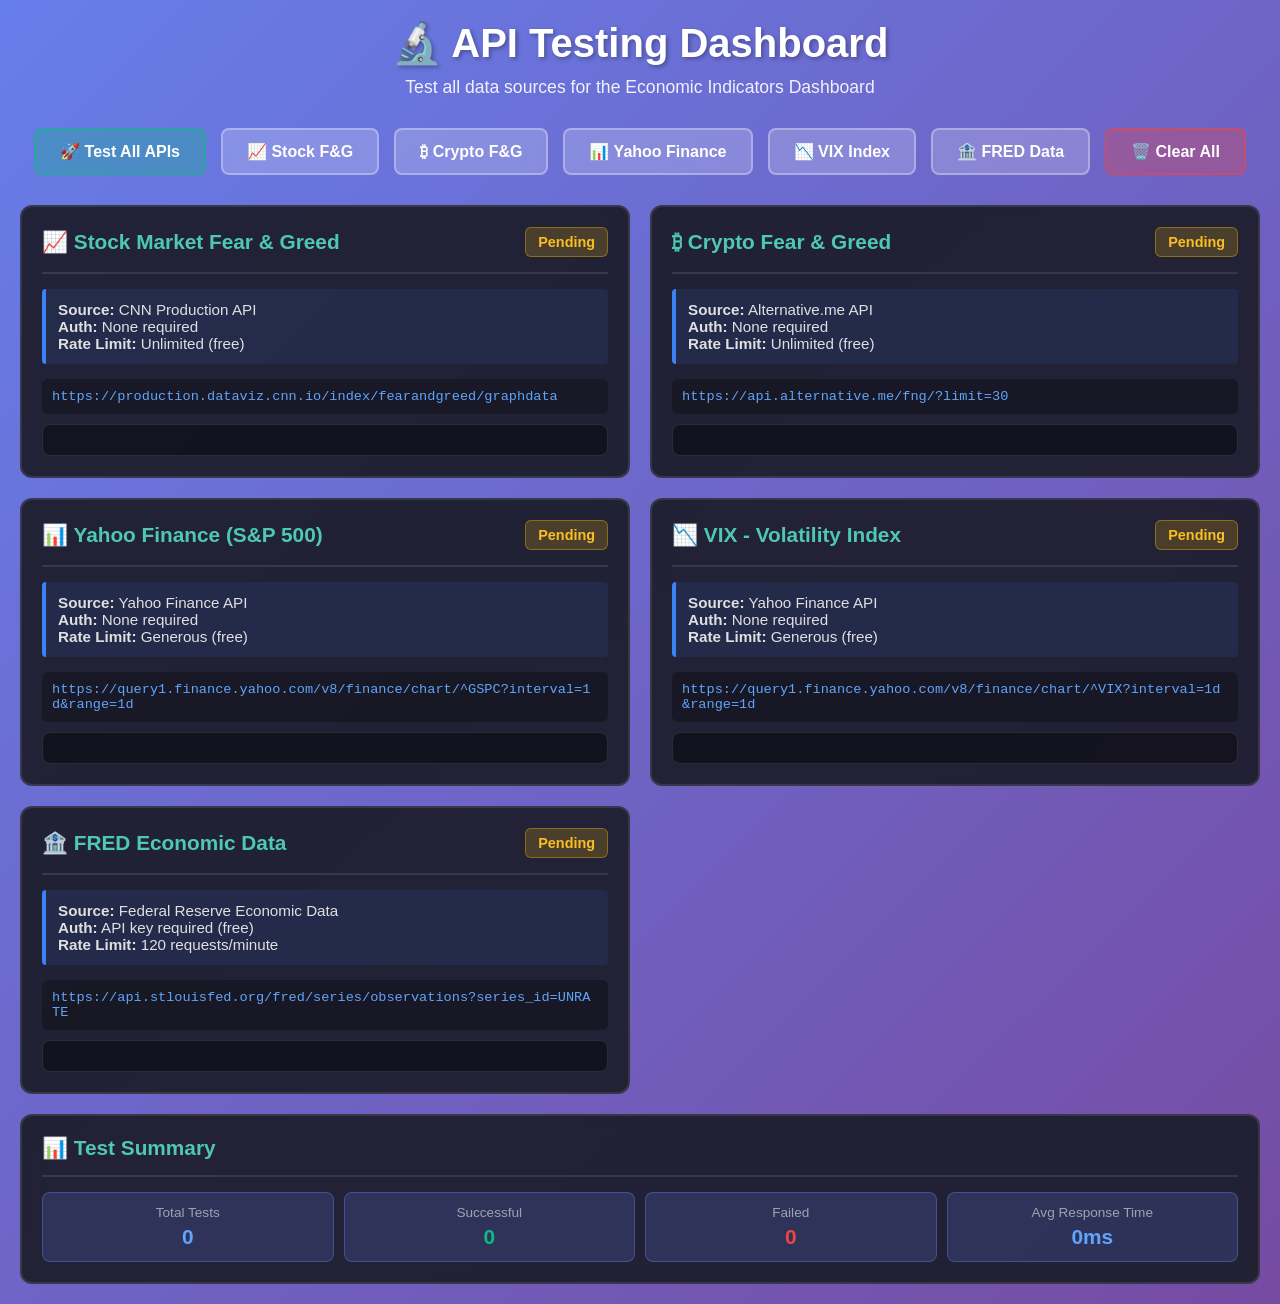
<file: test-api.html>
<!DOCTYPE html>
<html lang="en">
<head>
    <meta charset="UTF-8">
    <meta name="viewport" content="width=device-width, initial-scale=1.0">
    <title>API Testing Dashboard - Economic Indicators</title>
    <style>
        * {
            margin: 0;
            padding: 0;
            box-sizing: border-box;
        }

        body {
            font-family: 'Segoe UI', Tahoma, Geneva, Verdana, sans-serif;
            background: linear-gradient(135deg, #667eea 0%, #764ba2 100%);
            padding: 20px;
            color: #e0e0e0;
            min-height: 100vh;
        }

        .container {
            max-width: 1400px;
            margin: 0 auto;
        }

        h1 {
            text-align: center;
            color: white;
            margin-bottom: 10px;
            font-size: 2.5em;
            text-shadow: 2px 2px 4px rgba(0, 0, 0, 0.3);
        }

        .subtitle {
            text-align: center;
            color: rgba(255, 255, 255, 0.9);
            margin-bottom: 30px;
            font-size: 1.1em;
        }

        .controls {
            display: flex;
            justify-content: center;
            gap: 15px;
            margin-bottom: 30px;
            flex-wrap: wrap;
        }

        .btn {
            background: rgba(255, 255, 255, 0.2);
            border: 2px solid rgba(255, 255, 255, 0.3);
            color: white;
            padding: 12px 24px;
            border-radius: 8px;
            cursor: pointer;
            font-size: 1em;
            font-weight: 600;
            transition: all 0.3s ease;
            backdrop-filter: blur(10px);
        }

        .btn:hover {
            background: rgba(255, 255, 255, 0.3);
            border-color: rgba(255, 255, 255, 0.5);
            transform: translateY(-2px);
            box-shadow: 0 4px 12px rgba(0, 0, 0, 0.2);
        }

        .btn:active {
            transform: translateY(0);
        }

        .btn.success {
            background: rgba(16, 185, 129, 0.3);
            border-color: rgba(16, 185, 129, 0.5);
        }

        .btn.danger {
            background: rgba(239, 68, 68, 0.3);
            border-color: rgba(239, 68, 68, 0.5);
        }

        .test-grid {
            display: grid;
            grid-template-columns: repeat(auto-fit, minmax(600px, 1fr));
            gap: 20px;
            margin-bottom: 20px;
        }

        .test-section {
            background: rgba(30, 30, 46, 0.95);
            border: 2px solid rgba(255, 255, 255, 0.1);
            border-radius: 12px;
            padding: 20px;
            backdrop-filter: blur(10px);
        }

        .test-header {
            display: flex;
            justify-content: space-between;
            align-items: center;
            margin-bottom: 15px;
            padding-bottom: 15px;
            border-bottom: 2px solid rgba(255, 255, 255, 0.1);
        }

        .test-title {
            font-size: 1.3em;
            font-weight: bold;
            color: #4ec9b0;
        }

        .status-badge {
            padding: 6px 12px;
            border-radius: 6px;
            font-size: 0.9em;
            font-weight: 600;
        }

        .status-pending {
            background: rgba(234, 179, 8, 0.2);
            color: #fbbf24;
            border: 1px solid rgba(234, 179, 8, 0.4);
        }

        .status-loading {
            background: rgba(59, 130, 246, 0.2);
            color: #60a5fa;
            border: 1px solid rgba(59, 130, 246, 0.4);
            animation: pulse 1.5s infinite;
        }

        .status-success {
            background: rgba(16, 185, 129, 0.2);
            color: #10b981;
            border: 1px solid rgba(16, 185, 129, 0.4);
        }

        .status-error {
            background: rgba(239, 68, 68, 0.2);
            color: #ef4444;
            border: 1px solid rgba(239, 68, 68, 0.4);
        }

        @keyframes pulse {
            0%, 100% { opacity: 1; }
            50% { opacity: 0.5; }
        }

        .test-info {
            background: rgba(59, 130, 246, 0.1);
            border-left: 4px solid #3b82f6;
            padding: 12px;
            margin-bottom: 15px;
            border-radius: 4px;
            font-size: 0.95em;
        }

        .test-url {
            background: rgba(0, 0, 0, 0.3);
            padding: 10px;
            border-radius: 6px;
            margin: 10px 0;
            font-family: 'Courier New', monospace;
            font-size: 0.85em;
            word-break: break-all;
            color: #60a5fa;
        }

        .log-container {
            background: rgba(0, 0, 0, 0.4);
            border: 1px solid rgba(255, 255, 255, 0.1);
            border-radius: 8px;
            padding: 15px;
            max-height: 400px;
            overflow-y: auto;
            font-family: 'Courier New', monospace;
            font-size: 0.85em;
            line-height: 1.6;
        }

        .log-line {
            margin-bottom: 4px;
            padding: 4px 8px;
            border-radius: 4px;
        }

        .log-timestamp {
            color: #6b7280;
            margin-right: 8px;
        }

        .log-info {
            color: #60a5fa;
        }

        .log-success {
            color: #10b981;
            background: rgba(16, 185, 129, 0.1);
        }

        .log-warning {
            color: #fbbf24;
            background: rgba(234, 179, 8, 0.1);
        }

        .log-error {
            color: #ef4444;
            background: rgba(239, 68, 68, 0.1);
        }

        .result-box {
            background: rgba(0, 0, 0, 0.3);
            border: 2px solid rgba(16, 185, 129, 0.3);
            border-radius: 8px;
            padding: 15px;
            margin-top: 15px;
        }

        .result-title {
            color: #10b981;
            font-weight: bold;
            margin-bottom: 10px;
            font-size: 1.1em;
        }

        .result-data {
            font-family: 'Courier New', monospace;
            font-size: 0.9em;
            color: #d4d4d4;
            white-space: pre-wrap;
            word-break: break-word;
        }

        .stats-grid {
            display: grid;
            grid-template-columns: repeat(auto-fit, minmax(150px, 1fr));
            gap: 10px;
            margin-top: 15px;
        }

        .stat-card {
            background: rgba(102, 126, 234, 0.2);
            border: 1px solid rgba(102, 126, 234, 0.4);
            border-radius: 8px;
            padding: 12px;
            text-align: center;
        }

        .stat-label {
            font-size: 0.85em;
            color: #9ca3af;
            margin-bottom: 5px;
        }

        .stat-value {
            font-size: 1.3em;
            font-weight: bold;
            color: #60a5fa;
        }

        @media (max-width: 768px) {
            .test-grid {
                grid-template-columns: 1fr;
            }
            
            h1 {
                font-size: 1.8em;
            }
        }
    </style>
</head>
<body>
    <div class="container">
        <h1>🔬 API Testing Dashboard</h1>
        <p class="subtitle">Test all data sources for the Economic Indicators Dashboard</p>

        <div class="controls">
            <button class="btn success" onclick="testAllAPIs()">🚀 Test All APIs</button>
            <button class="btn" onclick="testStockFearGreed()">📈 Stock F&G</button>
            <button class="btn" onclick="testCryptoFearGreed()">₿ Crypto F&G</button>
            <button class="btn" onclick="testYahooFinance()">📊 Yahoo Finance</button>
            <button class="btn" onclick="testVIX()">📉 VIX Index</button>
            <button class="btn" onclick="testFREDData()">🏦 FRED Data</button>
            <button class="btn danger" onclick="clearAllLogs()">🗑️ Clear All</button>
        </div>

        <div class="test-grid">
            <!-- Stock Market Fear & Greed -->
            <div class="test-section">
                <div class="test-header">
                    <div class="test-title">📈 Stock Market Fear & Greed</div>
                    <div class="status-badge status-pending" id="stock-fg-status">Pending</div>
                </div>
                <div class="test-info">
                    <strong>Source:</strong> CNN Production API<br>
                    <strong>Auth:</strong> None required<br>
                    <strong>Rate Limit:</strong> Unlimited (free)
                </div>
                <div class="test-url" id="stock-fg-url">https://production.dataviz.cnn.io/index/fearandgreed/graphdata</div>
                <div class="log-container" id="stock-fg-log"></div>
                <div class="result-box" id="stock-fg-result" style="display: none;">
                    <div class="result-title">✓ Result</div>
                    <div class="result-data" id="stock-fg-data"></div>
                </div>
            </div>

            <!-- Crypto Fear & Greed -->
            <div class="test-section">
                <div class="test-header">
                    <div class="test-title">₿ Crypto Fear & Greed</div>
                    <div class="status-badge status-pending" id="crypto-fg-status">Pending</div>
                </div>
                <div class="test-info">
                    <strong>Source:</strong> Alternative.me API<br>
                    <strong>Auth:</strong> None required<br>
                    <strong>Rate Limit:</strong> Unlimited (free)
                </div>
                <div class="test-url" id="crypto-fg-url">https://api.alternative.me/fng/?limit=30</div>
                <div class="log-container" id="crypto-fg-log"></div>
                <div class="result-box" id="crypto-fg-result" style="display: none;">
                    <div class="result-title">✓ Result</div>
                    <div class="result-data" id="crypto-fg-data"></div>
                </div>
            </div>

            <!-- Yahoo Finance -->
            <div class="test-section">
                <div class="test-header">
                    <div class="test-title">📊 Yahoo Finance (S&P 500)</div>
                    <div class="status-badge status-pending" id="yahoo-status">Pending</div>
                </div>
                <div class="test-info">
                    <strong>Source:</strong> Yahoo Finance API<br>
                    <strong>Auth:</strong> None required<br>
                    <strong>Rate Limit:</strong> Generous (free)
                </div>
                <div class="test-url" id="yahoo-url">https://query1.finance.yahoo.com/v8/finance/chart/^GSPC?interval=1d&range=1d</div>
                <div class="log-container" id="yahoo-log"></div>
                <div class="result-box" id="yahoo-result" style="display: none;">
                    <div class="result-title">✓ Result</div>
                    <div class="result-data" id="yahoo-data"></div>
                </div>
            </div>

            <!-- VIX Volatility Index -->
            <div class="test-section">
                <div class="test-header">
                    <div class="test-title">📉 VIX - Volatility Index</div>
                    <div class="status-badge status-pending" id="vix-status">Pending</div>
                </div>
                <div class="test-info">
                    <strong>Source:</strong> Yahoo Finance API<br>
                    <strong>Auth:</strong> None required<br>
                    <strong>Rate Limit:</strong> Generous (free)
                </div>
                <div class="test-url" id="vix-url">https://query1.finance.yahoo.com/v8/finance/chart/^VIX?interval=1d&range=1d</div>
                <div class="log-container" id="vix-log"></div>
                <div class="result-box" id="vix-result" style="display: none;">
                    <div class="result-title">✓ Result</div>
                    <div class="result-data" id="vix-data"></div>
                </div>
            </div>

            <!-- FRED Economic Data -->
            <div class="test-section">
                <div class="test-header">
                    <div class="test-title">🏦 FRED Economic Data</div>
                    <div class="status-badge status-pending" id="fred-status">Pending</div>
                </div>
                <div class="test-info">
                    <strong>Source:</strong> Federal Reserve Economic Data<br>
                    <strong>Auth:</strong> API key required (free)<br>
                    <strong>Rate Limit:</strong> 120 requests/minute
                </div>
                <div class="test-url" id="fred-url">https://api.stlouisfed.org/fred/series/observations?series_id=UNRATE</div>
                <div class="log-container" id="fred-log"></div>
                <div class="result-box" id="fred-result" style="display: none;">
                    <div class="result-title">✓ Result</div>
                    <div class="result-data" id="fred-data"></div>
                </div>
            </div>
        </div>

        <!-- Summary Stats -->
        <div class="test-section">
            <div class="test-header">
                <div class="test-title">📊 Test Summary</div>
            </div>
            <div class="stats-grid">
                <div class="stat-card">
                    <div class="stat-label">Total Tests</div>
                    <div class="stat-value" id="stat-total">0</div>
                </div>
                <div class="stat-card">
                    <div class="stat-label">Successful</div>
                    <div class="stat-value" id="stat-success" style="color: #10b981;">0</div>
                </div>
                <div class="stat-card">
                    <div class="stat-label">Failed</div>
                    <div class="stat-value" id="stat-failed" style="color: #ef4444;">0</div>
                </div>
                <div class="stat-card">
                    <div class="stat-label">Avg Response Time</div>
                    <div class="stat-value" id="stat-time">0ms</div>
                </div>
            </div>
        </div>
    </div>

    <script>
        // Statistics tracking
        let stats = {
            total: 0,
            success: 0,
            failed: 0,
            times: []
        };

        // Logging utility
        function log(containerId, message, type = 'info') {
            const container = document.getElementById(containerId);
            const timestamp = new Date().toLocaleTimeString();
            const line = document.createElement('div');
            line.className = `log-line log-${type}`;
            line.innerHTML = `<span class="log-timestamp">[${timestamp}]</span>${message}`;
            container.appendChild(line);
            container.scrollTop = container.scrollHeight;
        }

        // Update status badge
        function updateStatus(statusId, status) {
            const badge = document.getElementById(statusId);
            badge.className = `status-badge status-${status}`;
            badge.textContent = status.charAt(0).toUpperCase() + status.slice(1);
        }

        // Show result
        function showResult(resultId, dataId, data) {
            document.getElementById(resultId).style.display = 'block';
            document.getElementById(dataId).textContent = JSON.stringify(data, null, 2);
        }

        // Update statistics
        function updateStats() {
            document.getElementById('stat-total').textContent = stats.total;
            document.getElementById('stat-success').textContent = stats.success;
            document.getElementById('stat-failed').textContent = stats.failed;
            const avgTime = stats.times.length > 0 
                ? Math.round(stats.times.reduce((a, b) => a + b, 0) / stats.times.length)
                : 0;
            document.getElementById('stat-time').textContent = avgTime + 'ms';
        }

        // Test Stock Market Fear & Greed
        async function testStockFearGreed() {
            const logId = 'stock-fg-log';
            const statusId = 'stock-fg-status';
            
            updateStatus(statusId, 'loading');
            log(logId, '🚀 Starting Stock Market Fear & Greed test...', 'info');
            
            const startTime = performance.now();
            stats.total++;
            
            try {
                const url = 'https://production.dataviz.cnn.io/index/fearandgreed/graphdata';
                log(logId, `📡 Fetching: ${url}`, 'info');
                
                const response = await fetch(url);
                const endTime = performance.now();
                const duration = Math.round(endTime - startTime);
                stats.times.push(duration);
                
                log(logId, `✓ Response received in ${duration}ms`, 'success');
                log(logId, `Status: ${response.status} ${response.statusText}`, response.ok ? 'success' : 'error');
                
                if (!response.ok) {
                    throw new Error(`HTTP ${response.status}`);
                }
                
                const data = await response.json();
                log(logId, `✓ JSON parsed successfully`, 'success');
                log(logId, `Data keys: ${Object.keys(data).join(', ')}`, 'info');
                
                if (data.fear_and_greed && data.fear_and_greed.score !== undefined) {
                    const value = Math.round(data.fear_and_greed.score);
                    const classification = data.fear_and_greed.rating;
                    log(logId, `✓ Value: ${value}, Classification: ${classification}`, 'success');
                    
                    showResult('stock-fg-result', 'stock-fg-data', {
                        value: value,
                        classification: classification,
                        timestamp: data.fear_and_greed.timestamp,
                        previous_close: data.fear_and_greed.previous_close,
                        previous_1_week: data.fear_and_greed.previous_1_week
                    });
                    
                    updateStatus(statusId, 'success');
                    stats.success++;
                } else {
                    throw new Error('Invalid data structure');
                }
                
            } catch (error) {
                log(logId, `✗ Error: ${error.message}`, 'error');
                updateStatus(statusId, 'error');
                stats.failed++;
            }
            
            updateStats();
        }

        // Test Crypto Fear & Greed
        async function testCryptoFearGreed() {
            const logId = 'crypto-fg-log';
            const statusId = 'crypto-fg-status';
            
            updateStatus(statusId, 'loading');
            log(logId, '🚀 Starting Crypto Fear & Greed test...', 'info');
            
            const startTime = performance.now();
            stats.total++;
            
            try {
                const url = 'https://api.alternative.me/fng/?limit=30';
                log(logId, `📡 Fetching: ${url}`, 'info');
                
                const response = await fetch(url);
                const endTime = performance.now();
                const duration = Math.round(endTime - startTime);
                stats.times.push(duration);
                
                log(logId, `✓ Response received in ${duration}ms`, 'success');
                log(logId, `Status: ${response.status} ${response.statusText}`, response.ok ? 'success' : 'error');
                
                if (!response.ok) {
                    throw new Error(`HTTP ${response.status}`);
                }
                
                const data = await response.json();
                log(logId, `✓ JSON parsed successfully`, 'success');
                
                if (data && data.data && data.data.length > 0) {
                    const latest = data.data[0];
                    const value = parseInt(latest.value);
                    const classification = latest.value_classification;
                    log(logId, `✓ Value: ${value}, Classification: ${classification}`, 'success');
                    log(logId, `Historical data points: ${data.data.length}`, 'info');
                    
                    showResult('crypto-fg-result', 'crypto-fg-data', {
                        value: value,
                        classification: classification,
                        timestamp: new Date(parseInt(latest.timestamp) * 1000).toLocaleString(),
                        time_until_update: latest.time_until_update + ' seconds',
                        historical_points: data.data.length
                    });
                    
                    updateStatus(statusId, 'success');
                    stats.success++;
                } else {
                    throw new Error('Invalid data structure');
                }
                
            } catch (error) {
                log(logId, `✗ Error: ${error.message}`, 'error');
                updateStatus(statusId, 'error');
                stats.failed++;
            }
            
            updateStats();
        }

        // Test Yahoo Finance
        async function testYahooFinance() {
            const logId = 'yahoo-log';
            const statusId = 'yahoo-status';
            
            updateStatus(statusId, 'loading');
            log(logId, '🚀 Starting Yahoo Finance test (S&P 500)...', 'info');
            
            const startTime = performance.now();
            stats.total++;
            
            try {
                const url = 'https://query1.finance.yahoo.com/v8/finance/chart/^GSPC?interval=1d&range=1d';
                let data;
                let method = 'unknown';
                
                // Try multiple proxies in order
                const proxies = [
                    { url: 'https://api.codetabs.com/v1/proxy?quest=', name: 'codetabs' },
                    { url: 'https://api.allorigins.win/raw?url=', name: 'allorigins' },
                    { url: 'https://corsproxy.io/?', name: 'corsproxy' }
                ];
                
                // Try direct first
                try {
                    log(logId, `📡 Attempting direct fetch...`, 'info');
                    const response = await fetch(url);
                    if (response.ok) {
                        data = await response.json();
                        method = 'direct';
                        log(logId, `✓ Direct fetch successful!`, 'success');
                    }
                } catch (corsError) {
                    log(logId, `⚠ Direct fetch blocked by CORS`, 'warning');
                }
                
                // If direct failed, try proxies
                if (!data) {
                    for (const proxy of proxies) {
                        try {
                            log(logId, `📡 Trying ${proxy.name} proxy...`, 'info');
                            const proxyUrl = proxy.url + encodeURIComponent(url);
                            const response = await fetch(proxyUrl);
                            
                            if (response.ok) {
                                const text = await response.text();
                                // Try to parse as JSON
                                try {
                                    data = JSON.parse(text);
                                    method = proxy.name;
                                    log(logId, `✓ ${proxy.name} proxy successful!`, 'success');
                                    break;
                                } catch (parseError) {
                                    log(logId, `⚠ ${proxy.name} returned invalid JSON`, 'warning');
                                    continue;
                                }
                            } else {
                                log(logId, `⚠ ${proxy.name} returned HTTP ${response.status}`, 'warning');
                            }
                        } catch (proxyError) {
                            log(logId, `⚠ ${proxy.name} failed: ${proxyError.message}`, 'warning');
                            continue;
                        }
                    }
                }
                
                const endTime = performance.now();
                const duration = Math.round(endTime - startTime);
                stats.times.push(duration);
                
                if (!data) {
                    throw new Error('All methods failed - CORS blocked on all proxies');
                }
                
                log(logId, `✓ Response received in ${duration}ms via ${method}`, 'success');
                
                if (data && data.chart && data.chart.result && data.chart.result.length > 0) {
                    const result = data.chart.result[0];
                    const meta = result.meta;
                    
                    const price = meta.regularMarketPrice;
                    const previousClose = meta.chartPreviousClose || meta.previousClose;
                    const change = price - previousClose;
                    const changePercent = (change / previousClose) * 100;
                    
                    log(logId, `✓ Price: ${price.toFixed(2)}`, 'success');
                    log(logId, `✓ Change: ${change >= 0 ? '+' : ''}${change.toFixed(2)} (${changePercent.toFixed(2)}%)`, 'success');
                    
                    showResult('yahoo-result', 'yahoo-data', {
                        symbol: meta.symbol,
                        price: price.toFixed(2),
                        previousClose: previousClose.toFixed(2),
                        change: change.toFixed(2),
                        changePercent: changePercent.toFixed(2) + '%',
                        currency: meta.currency,
                        exchangeName: meta.exchangeName,
                        marketState: meta.marketState,
                        fetchMethod: method
                    });
                    
                    updateStatus(statusId, 'success');
                    stats.success++;
                } else {
                    throw new Error('Invalid data structure');
                }
                
            } catch (error) {
                log(logId, `✗ Error: ${error.message}`, 'error');
                log(logId, `💡 Tip: Yahoo Finance blocks CORS. Try using CORS proxies.`, 'warning');
                updateStatus(statusId, 'error');
                stats.failed++;
            }
            
            updateStats();
        }

        // Test VIX
        async function testVIX() {
            const logId = 'vix-log';
            const statusId = 'vix-status';
            
            updateStatus(statusId, 'loading');
            log(logId, '🚀 Starting VIX test...', 'info');
            
            const startTime = performance.now();
            stats.total++;
            
            try {
                const url = 'https://query1.finance.yahoo.com/v8/finance/chart/^VIX?interval=1d&range=1d';
                let data;
                let method = 'unknown';
                
                // Try multiple proxies in order
                const proxies = [
                    { url: 'https://api.codetabs.com/v1/proxy?quest=', name: 'codetabs' },
                    { url: 'https://api.allorigins.win/raw?url=', name: 'allorigins' },
                    { url: 'https://corsproxy.io/?', name: 'corsproxy' }
                ];
                
                // Try direct first
                try {
                    log(logId, `📡 Attempting direct fetch...`, 'info');
                    const response = await fetch(url);
                    if (response.ok) {
                        data = await response.json();
                        method = 'direct';
                        log(logId, `✓ Direct fetch successful!`, 'success');
                    }
                } catch (corsError) {
                    log(logId, `⚠ Direct fetch blocked by CORS`, 'warning');
                }
                
                // If direct failed, try proxies
                if (!data) {
                    for (const proxy of proxies) {
                        try {
                            log(logId, `📡 Trying ${proxy.name} proxy...`, 'info');
                            const proxyUrl = proxy.url + encodeURIComponent(url);
                            const response = await fetch(proxyUrl);
                            
                            if (response.ok) {
                                const text = await response.text();
                                // Try to parse as JSON
                                try {
                                    data = JSON.parse(text);
                                    method = proxy.name;
                                    log(logId, `✓ ${proxy.name} proxy successful!`, 'success');
                                    break;
                                } catch (parseError) {
                                    log(logId, `⚠ ${proxy.name} returned invalid JSON`, 'warning');
                                    continue;
                                }
                            } else {
                                log(logId, `⚠ ${proxy.name} returned HTTP ${response.status}`, 'warning');
                            }
                        } catch (proxyError) {
                            log(logId, `⚠ ${proxy.name} failed: ${proxyError.message}`, 'warning');
                            continue;
                        }
                    }
                }
                
                const endTime = performance.now();
                const duration = Math.round(endTime - startTime);
                stats.times.push(duration);
                
                if (!data) {
                    throw new Error('All methods failed - CORS blocked on all proxies');
                }
                
                log(logId, `✓ Response received in ${duration}ms via ${method}`, 'success');
                
                if (data && data.chart && data.chart.result && data.chart.result.length > 0) {
                    const result = data.chart.result[0];
                    const meta = result.meta;
                    
                    const price = meta.regularMarketPrice;
                    const previousClose = meta.chartPreviousClose || meta.previousClose;
                    const change = price - previousClose;
                    const changePercent = (change / previousClose) * 100;
                    
                    // VIX classification
                    let classification;
                    if (price < 12) classification = 'Low Volatility';
                    else if (price < 20) classification = 'Normal Volatility';
                    else if (price < 30) classification = 'Elevated Volatility';
                    else if (price < 40) classification = 'High Volatility';
                    else classification = 'Extreme Volatility';
                    
                    log(logId, `✓ VIX: ${price.toFixed(2)} - ${classification}`, 'success');
                    log(logId, `✓ Change: ${change >= 0 ? '+' : ''}${change.toFixed(2)} (${changePercent.toFixed(2)}%)`, 'success');
                    
                    showResult('vix-result', 'vix-data', {
                        symbol: meta.symbol,
                        price: price.toFixed(2),
                        classification: classification,
                        previousClose: previousClose.toFixed(2),
                        change: change.toFixed(2),
                        changePercent: changePercent.toFixed(2) + '%',
                        marketState: meta.marketState,
                        fetchMethod: method
                    });
                    
                    updateStatus(statusId, 'success');
                    stats.success++;
                } else {
                    throw new Error('Invalid data structure');
                }
                
            } catch (error) {
                log(logId, `✗ Error: ${error.message}`, 'error');
                log(logId, `💡 Tip: Yahoo Finance blocks CORS. Using fallback proxies.`, 'warning');
                updateStatus(statusId, 'error');
                stats.failed++;
            }
            
            updateStats();
        }

        // Test FRED Data
        async function testFREDData() {
            const logId = 'fred-log';
            const statusId = 'fred-status';
            
            updateStatus(statusId, 'loading');
            log(logId, '🚀 Starting FRED API test (Unemployment Rate)...', 'info');
            
            const startTime = performance.now();
            stats.total++;
            
            try {
                const apiKey = 'demo'; // Using demo key
                const url = `https://api.stlouisfed.org/fred/series/observations?series_id=UNRATE&api_key=${apiKey}&file_type=json&limit=1&sort_order=desc`;
                log(logId, `📡 Fetching: UNRATE series`, 'info');
                log(logId, `⚠ Note: Using 'demo' API key (limited functionality)`, 'warning');
                
                const response = await fetch(url);
                const endTime = performance.now();
                const duration = Math.round(endTime - startTime);
                stats.times.push(duration);
                
                log(logId, `✓ Response received in ${duration}ms`, 'success');
                log(logId, `Status: ${response.status} ${response.statusText}`, response.ok ? 'success' : 'error');
                
                if (!response.ok) {
                    throw new Error(`HTTP ${response.status} - Get free API key at https://fred.stlouisfed.org/docs/api/api_key.html`);
                }
                
                const data = await response.json();
                log(logId, `✓ JSON parsed successfully`, 'success');
                
                if (data.observations && data.observations.length > 0) {
                    const latest = data.observations[0];
                    log(logId, `✓ Latest value: ${latest.value}% (${latest.date})`, 'success');
                    
                    showResult('fred-result', 'fred-data', {
                        series: 'UNRATE (Unemployment Rate)',
                        value: latest.value + '%',
                        date: latest.date,
                        note: 'Using demo API key - get your own for full access'
                    });
                    
                    updateStatus(statusId, 'success');
                    stats.success++;
                } else {
                    throw new Error('No data returned - API key may be invalid');
                }
                
            } catch (error) {
                log(logId, `✗ Error: ${error.message}`, 'error');
                log(logId, `💡 Tip: Get a free API key at https://fred.stlouisfed.org/docs/api/api_key.html`, 'warning');
                updateStatus(statusId, 'error');
                stats.failed++;
            }
            
            updateStats();
        }

        // Test all APIs
        async function testAllAPIs() {
            clearAllLogs();
            await testStockFearGreed();
            await new Promise(resolve => setTimeout(resolve, 500));
            await testCryptoFearGreed();
            await new Promise(resolve => setTimeout(resolve, 500));
            await testYahooFinance();
            await new Promise(resolve => setTimeout(resolve, 500));
            await testFREDData();
        }

        // Clear all logs
        function clearAllLogs() {
            const logContainers = document.querySelectorAll('.log-container');
            logContainers.forEach(container => container.innerHTML = '');
            
            const resultBoxes = document.querySelectorAll('.result-box');
            resultBoxes.forEach(box => box.style.display = 'none');
            
            const statusBadges = document.querySelectorAll('.status-badge');
            statusBadges.forEach(badge => {
                badge.className = 'status-badge status-pending';
                badge.textContent = 'Pending';
            });
            
            stats = { total: 0, success: 0, failed: 0, times: [] };
            updateStats();
        }

        // Initialize
        updateStats();
    </script>
</body>
</html>
</file>
